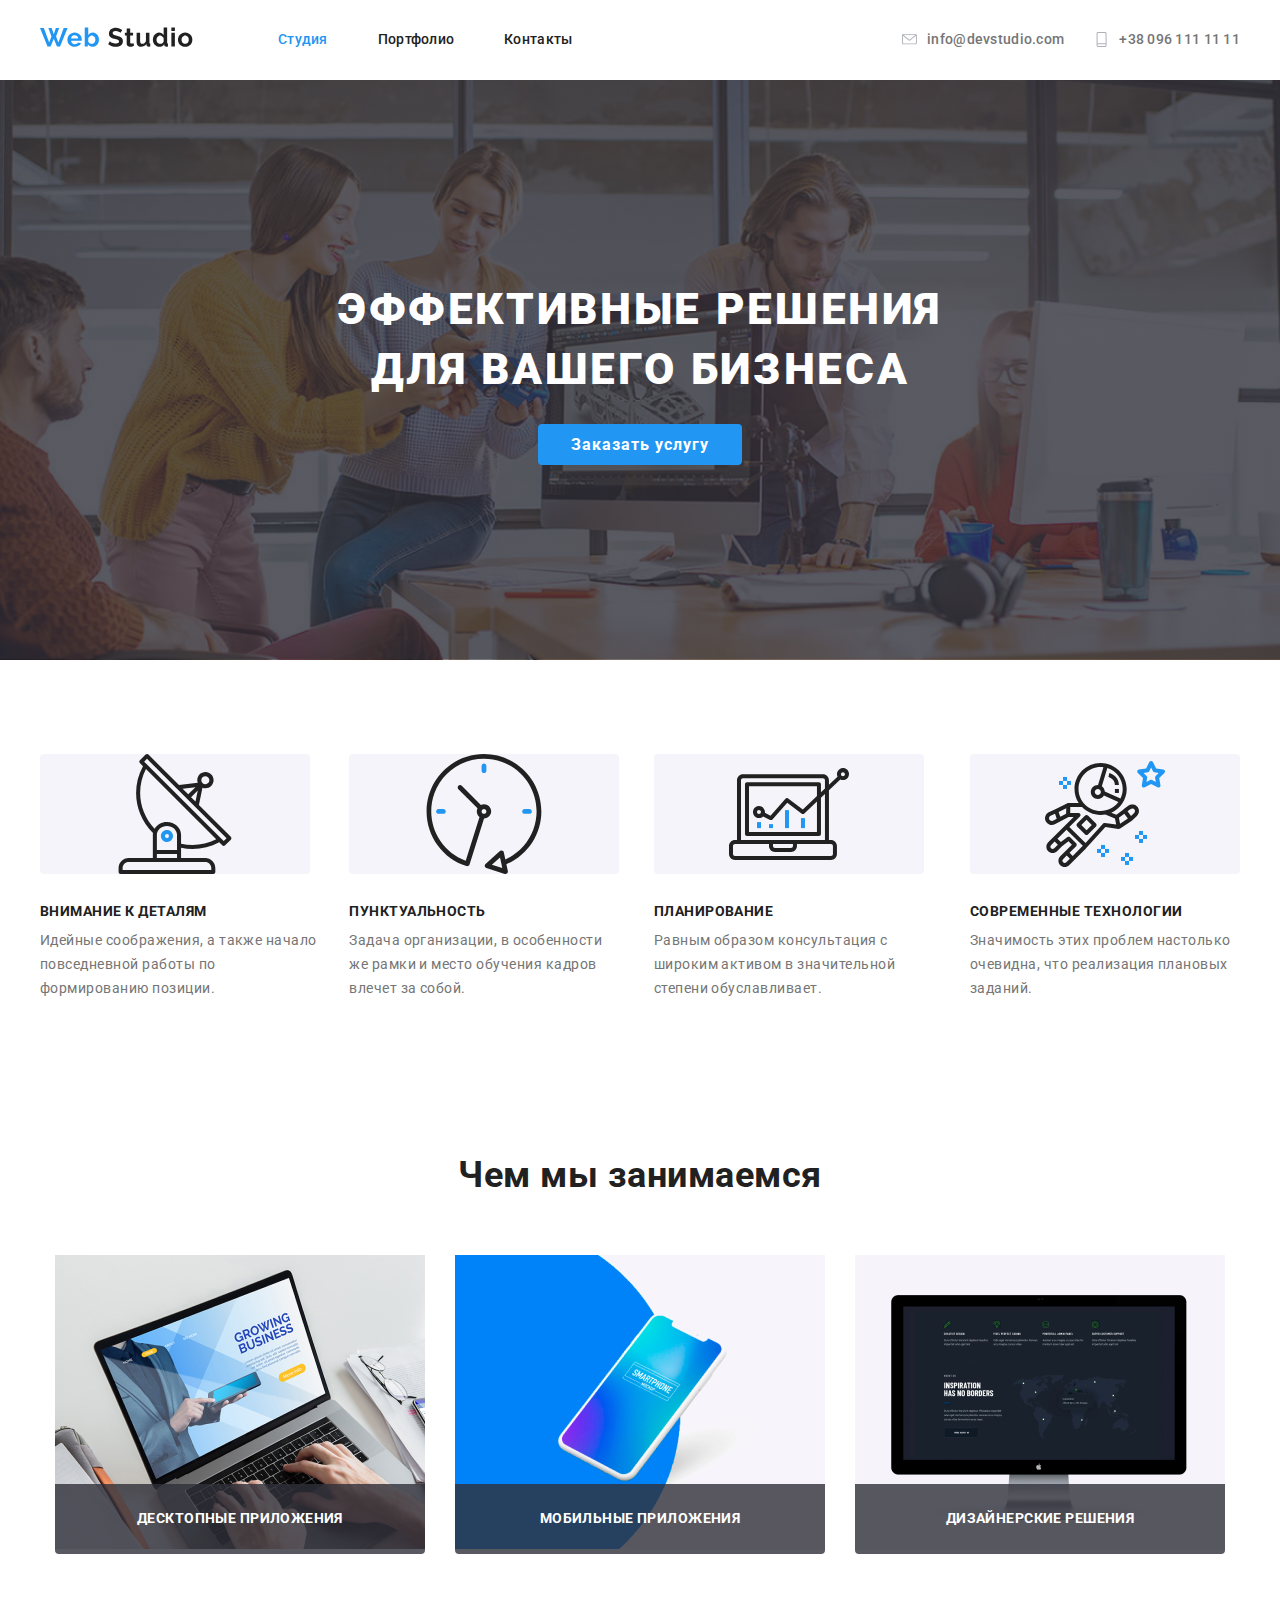
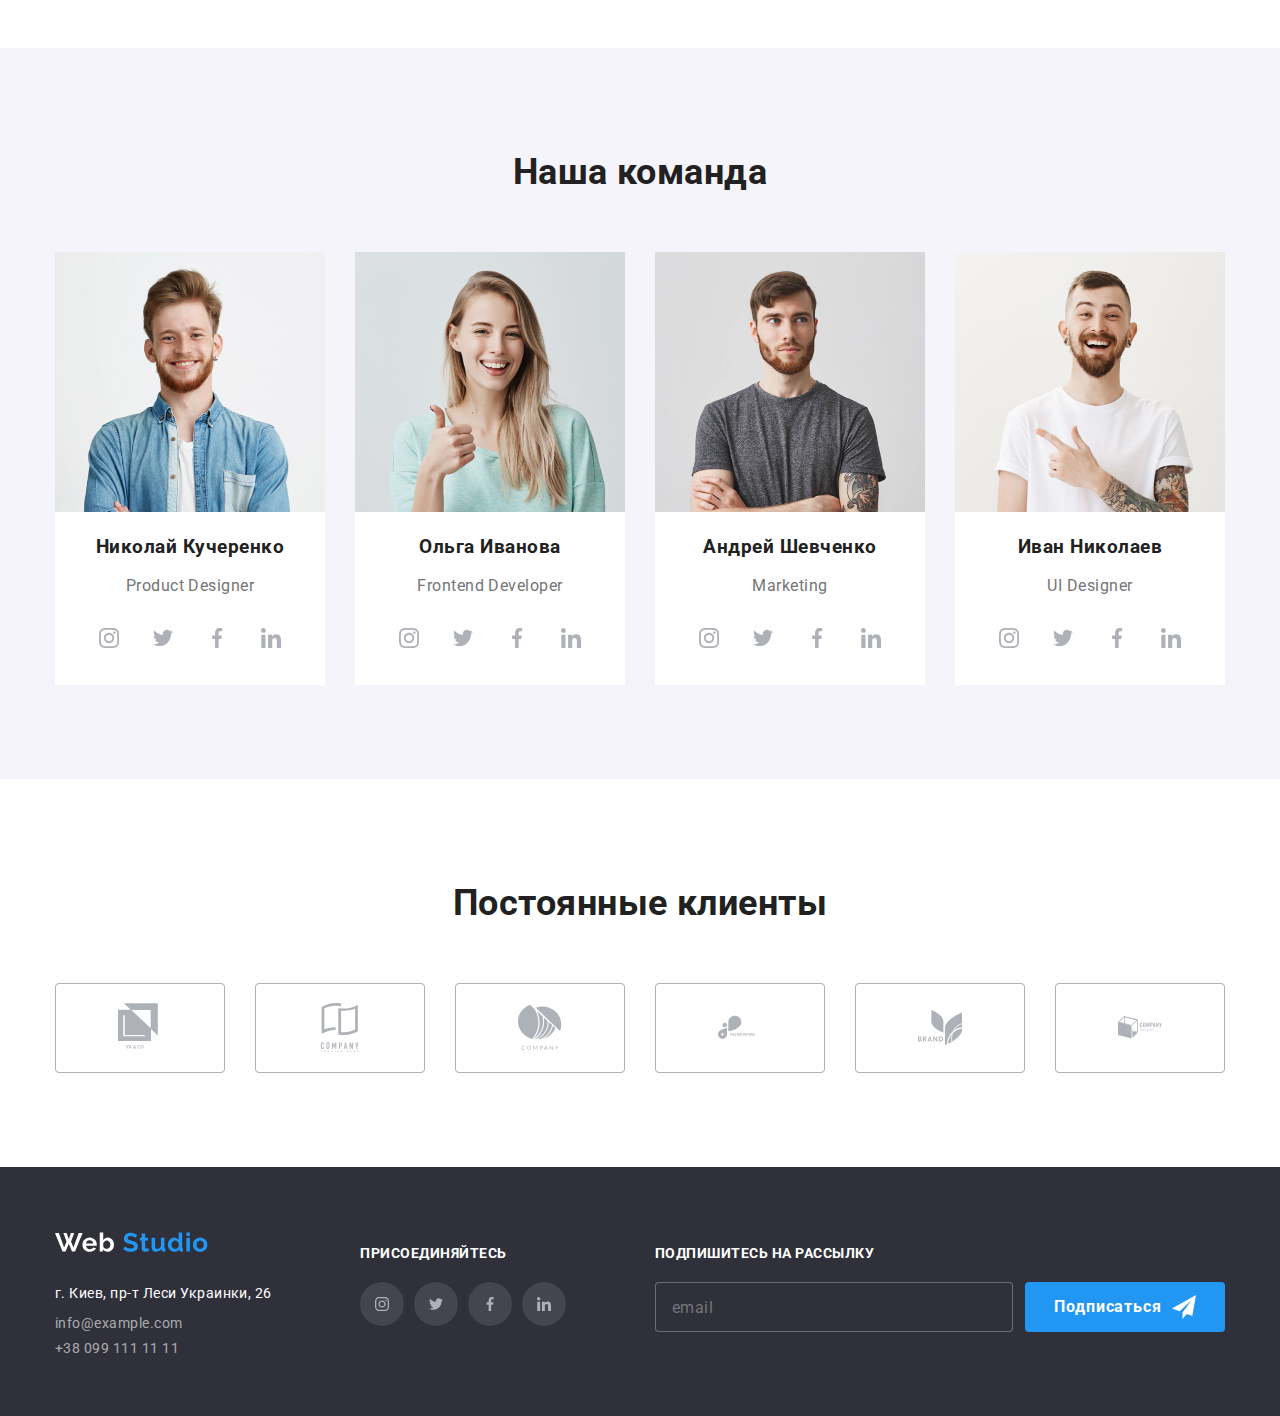
<file: index.html>
<!DOCTYPE html>
<html lang="ru">

<head>
  <meta charset="UTF-8" />
  <meta name="format-detection" content="telephone=no" />
  <meta name="viewport" content="width=device-width, initial-scale=1.0" />
  <!-- <meta name="viewport" content="width=device-width, initial-scale=1.0, maximum-scale=1.0, user-scalable=no, shrink-to-fit=no"> -->
  <meta http-equiv="X-UA-Compatible" content="ie=edge" />
  <link href="https://fonts.googleapis.com/css2?family=Raleway:wght@700&family=Roboto:wght@400;500;700&display=swap"
    rel="stylesheet" />
  <link rel="stylesheet"
    href="https://cdnjs.cloudflare.com/ajax/libs/modern-normalize/0.6.0/modern-normalize.min.css" />
  <link rel="stylesheet" href="./css/styles.css" />
  <title>Студия</title>
</head>

<body>
  <!-- Шапка -->
  <header class="header">
    <div class="container">
      <nav class="navigation">
        <div class="navigation__logo">
          <a href aria-label="Logo" class="navigation__icon-link">
            <svg class="navigation__icon">
              <use xlink:href="./img/sprite.svg#icon-web-studio"></use>
            </svg>
          </a>
        </div>
        <ul class="navigation__list">
          <li class="navigation__item">
            <a href="./index.html" class="navigation__link current">
              Студия
            </a>
          </li>
          <li class="navigation__item">
            <a href="./portfolio.html" class="navigation__link">
              Портфолио
            </a>
          </li>
          <li class="navigation__item">
            <a href="" class="navigation__link">
              Контакты
            </a>
          </li>
        </ul>
        <ul class="contacts-nav">
          <li class="contacts-nav__item">
            <a href="mailto:info@devstudio.com" class="contacts-nav__link">
              <svg class="contacts-nav__icon">
                <use xlink:href="./img/sprite.svg#icon-envelope"></use>
              </svg>
              <span class="contacts-nav__text">info@devstudio.com</span>
            </a>
          </li>
          <li class="contacts-nav__item">
            <a href="tel:380961111111" class="contacts-nav__link">
              <svg class="contacts-nav__icon">
                <use xlink:href="./img/sprite.svg#icon-phone"></use>
              </svg>
              <span class="contacts-nav__text">+38 096 111 11 11</span>
            </a>
          </li>
        </ul>
      </nav>
    </div>
  </header>
  <main class="layout">
    <section class="layout-section">
      <div class="layout block">
        <h1 class="layout-section__tittle">
          Эффективные решения для вашего бизнеса
        </h1>
        <a href="" class="button primary">Заказать услугу</a>
      </div>

    </section>
    <!-- Особенности -->
    <section class="section">
      <div class="container">
        <!-- <h2 class="section-tittle invisible">Особенности</h2> -->
        <ul class="container-list">
          <li class="container-list__item">
            <div class="container-list__image">
              <img src="./img/features/antenna.svg" alt="Антена" />
            </div>
            <p class="container-list__tittle">Внимание к деталям</p>
            <p class="container-list__text">
              Идейные соображения, а также начало повседневной работы по
              формированию позиции.
            </p>
          </li>
          <li class="container-list__item">
            <div class="container-list__image">
              <img src="./img/features/clock.svg" alt="Часы" />
            </div>
            <p class="container-list__tittle">Пунктуальность</p>
            <p class="container-list__text">
              Задача организации, в особенности же рамки и место обучения
              кадров влечет за собой.
            </p>
          </li>
          <li class="container-list__item">
            <div class="container-list__image">
              <img src="./img/features/diagram.svg" alt="Диаграма" />
            </div>
            <p class="container-list__tittle">Планирование</p>
            <p class="container-list__text">
              Равным образом консультация с широким активом в значительной
              степени обуславливает.
            </p>
          </li>
          <li class="container-list__item">
            <div class="container-list__image">
              <img src="./img/features/astronaut.svg" alt="Астронавт" />
            </div>
            <p class="container-list__tittle">Современные технологии</p>
            <p class="container-list__text">
              Значимость этих проблем настолько очевидна, что реализация
              плановых заданий.
            </p>
          </li>
        </ul>
      </div>
    </section>

    <!--Чем мы занимаемся-->
    <section class="section">
      <div class="container-block">
        <h2 class="container-block__tittle">Чем мы занимаемся</h2>
        <ul class="container-block__list">
          <li class="container-block__item">
            <img src="./img/duties/desktop.jpg" alt="Десктопные приложения" width="370" />
            <h3 class="container-block__item-tittle">
              Десктопные приложения
            </h3>
          </li>
          <li class="container-block__item">
            <img src="./img/duties/mobile-phone.jpg" alt="Мобильный" width="370" />
            <h3 class="container-block__item-tittle">
              Мобильные приложения
            </h3>
          </li>
          <li class="container-block__item">
            <img src="./img/duties/design.jpg" alt="Дизайн" width="370" />
            <h3 class="container-block__item-tittle">
              Дизайнерские решения
            </h3>
          </li>
        </ul>
      </div>
    </section>

    <!--Наша команда-->
    <section class="section__part">
      <div class="container-block">
        <h2 class="container-block__tittle">Наша команда</h2>
        <ul class="container-block__list">
          <li class="container-block__item-card">
            <div>
              <img src="./img/team/kucherenko.jpg" alt="Кучеренко" />
            </div>
            <div>
              <h3 class="container-block__list-tittle">Николай Кучеренко</h3>
              <p class="container-block__list-desc">Product Designer</p>
              <ul class="socials">
                <li class="socials__item">
                  <a href aria-label="Instagram" class="socials__link">
                    <svg class="socials__icon" width="20" height="20">
                      <use xlink:href="./img/sprite.svg#icon-instagram"></use>
                    </svg>
                  </a>
                </li>
                <li class="socials__item">
                  <a href aria-label="Twitter" class="socials__link">
                    <svg class="socials__icon" width="20" height="20">
                      <use xlink:href="./img/sprite.svg#icon-twitter"></use>
                    </svg>
                  </a>
                </li>
                <li class="socials__item">
                  <a href aria-label="Facebook" class="socials__link">
                    <svg class="socials__icon" width="20" height="20">
                      <use xlink:href="./img/sprite.svg#icon-facebook"></use>
                    </svg>
                  </a>
                </li>
                <li class="socials__item">
                  <a href aria-label="Linkedin" class="socials__link">
                    <svg class="socials__icon" width="20" height="20">
                      <use xlink:href="./img/sprite.svg#icon-linkedin"></use>
                    </svg>
                  </a>
                </li>
              </ul>
            </div>
          </li>
          <li class="container-block__item-card">
            <div>
              <img src="./img/team/ivanova.jpg" alt="Иванова" />
            </div>
            <h3 class="container-block__list-tittle">Ольга Иванова</h3>
            <p class="container-block__list-desc">Frontend Developer</p>
            <ul class="socials">
              <li class="socials__item">
                <a href aria-label="Instagram" class="socials__link">
                  <svg class="socials__icon" width="20" height="20">
                    <use xlink:href="./img/sprite.svg#icon-instagram"></use>
                  </svg>
                </a>
              </li>
              <li class="socials__item">
                <a href aria-label="Twitter" class="socials__link">
                  <svg class="socials__icon" width="20" height="20">
                    <use xlink:href="./img/sprite.svg#icon-twitter"></use>
                  </svg>
                </a>
              </li>
              <li class="socials__item">
                <a href aria-label="Facebook" class="socials__link">
                  <svg class="socials__icon" width="20" height="20">
                    <use xlink:href="./img/sprite.svg#icon-facebook"></use>
                  </svg>
                </a>
              </li>
              <li class="socials__item">
                <a href aria-label="Linkedin" class="socials__link">
                  <svg class="socials__icon" width="20" height="20">
                    <use xlink:href="./img/sprite.svg#icon-linkedin"></use>
                  </svg>
                </a>
              </li>
            </ul>
          </li>
          <li class="container-block__item-card">
            <div>
              <img src="./img/team/shevchenko.jpg" alt="Шевченко" width="270" height="260" />
            </div>
            <h3 class="container-block__list-tittle">Андрей Шевченко</h3>
            <p class="container-block__list-desc">Marketing</p>
            <ul class="socials">
              <li class="socials__item">
                <a href aria-label="Instagram" class="socials__link">
                  <svg class="socials__icon" width="20" height="20">
                    <use xlink:href="./img/sprite.svg#icon-instagram"></use>
                  </svg>
                </a>
              </li>
              <li class="socials__item">
                <a href aria-label="Twitter" class="socials__link">
                  <svg class="socials__icon" width="20" height="20">
                    <use xlink:href="./img/sprite.svg#icon-twitter"></use>
                  </svg>
                </a>
              </li>
              <li class="socials__item">
                <a href aria-label="Facebook" class="socials__link">
                  <svg class="socials__icon" width="20" height="20">
                    <use xlink:href="./img/sprite.svg#icon-facebook"></use>
                  </svg>
                </a>
              </li>
              <li class="socials__item">
                <a href aria-label="Linkedin" class="socials__link">
                  <svg class="socials__icon" width="20" height="20">
                    <use xlink:href="./img/sprite.svg#icon-linkedin"></use>
                  </svg>
                </a>
              </li>
            </ul>
          </li>
          <li class="container-block__item-card">
            <div>
              <img src="./img/team/nikolaev.jpg" alt="Николаев" width="270" height="260" />
            </div>
            <h3 class="container-block__list-tittle">Иван Николаев</h3>
            <p class="container-block__list-desc">UI Designer</p>
            <ul class="socials">
              <li class="socials__item">
                <a href aria-label="Instagram" class="socials__link">
                  <svg class="socials__icon" width="20" height="20">
                    <use xlink:href="./img/sprite.svg#icon-instagram"></use>
                  </svg>
                </a>
              </li>
              <li class="socials__item">
                <a href aria-label="Twitter" class="socials__link">
                  <svg class="socials__icon" width="20" height="20">
                    <use xlink:href="./img/sprite.svg#icon-twitter"></use>
                  </svg>
                </a>
              </li>
              <li class="socials__item">
                <a href aria-label="Facebook" class="socials__link">
                  <svg class="socials__icon" width="20" height="20">
                    <use xlink:href="./img/sprite.svg#icon-facebook"></use>
                  </svg>
                </a>
              </li>
              <li class="socials__item">
                <a href aria-label="Linkedin" class="socials__link">
                  <svg class="socials__icon" width="20" height="20">
                    <use xlink:href="./img/sprite.svg#icon-linkedin"></use>
                  </svg>
                </a>
              </li>
            </ul>
          </li>
        </ul>
      </div>
    </section>
    <!--Постоянные клиенты-->
    <section class="section">
      <div class="container-block">
        <h2 class="container-block__tittle">Постоянные клиенты</h2>
        <ul class="block__list">
          <li class="block__item clients">
            <a href aria-label="Logo" class="clients__link">
              <svg class="clients__icon">
                <use xlink:href="./img/sprite.svg#icon-logo-1"></use>
              </svg>
            </a>
          </li>
          <li class="block__item clients">
            <a href aria-label="Logo" class="clients__link">
              <svg class="clients__icon">
                <use xlink:href="./img/sprite.svg#icon-logo-2"></use>
              </svg>
            </a>
          </li>
          <li class="block__item clients">
            <a href aria-label="Logo" class="clients__link">
              <svg class="clients__icon">
                <use xlink:href="./img/sprite.svg#icon-logo-3"></use>
              </svg>
            </a>
          </li>
          <li class="block__item clients">
            <a href aria-label="Logo" class="clients__link">
              <svg class="clients__icon">
                <use xlink:href="./img/sprite.svg#icon-logo-4"></use>
              </svg>
            </a>
          </li>
          <li class="block__item clients">
            <a href aria-label="Logo" class="clients__link">
              <svg class="clients__icon">
                <use xlink:href="./img/sprite.svg#icon-logo-5"></use>
              </svg>
            </a>
          </li>
          <li class="block__item clients">
            <a href aria-label="Logo" class="clients__link">
              <svg class="clients__icon">
                <use xlink:href="./img/sprite.svg#icon-logo-6"></use>
              </svg>
            </a>
          </li>
        </ul>
      </div>
    </section>
  </main>
  <!--Футер-->
  <footer class="footer">
    <div class="container-footer">
      <ul class="footer-list">
        <li class="footer-list__item">
          <div class="footer__logo">
            <a href aria-label="Logo" class="navigation__icon-link">
              <svg class="navigation__icon">
                <use xlink:href="./img/sprite.svg#icon-web-studio-white"></use>
              </svg>
            </a>
          </div>
          <address class="footer-list__text">
            г. Киев, пр-т Леси Украинки, 26
          </address>
          <a href="info@example.com" class="container-block__list-link">
            <span>info@example.com</span>
          </a>
          <a href="tel:380961111111" class="container-block__list-link">
            <span>+38 099 111 11 11</span>
          </a>
        </li>
        <li class="footer-list__item">
          <b class="footer-form__text">Присоединяйтесь</b>
          <ul class="footer__socials">
            <li class="socials__item">
              <a href aria-label="Instagram" class="socials__link footer">
                <svg class="socials__icon" width="20" height="20">
                  <use xlink:href="./img/sprite.svg#icon-instagram"></use>
                </svg>
              </a>
            </li>
            <li class="socials__item">
              <a href aria-label="Instagram" class="socials__link footer">
                <svg class="socials__icon" width="20" height="20">
                  <use xlink:href="./img/sprite.svg#icon-twitter"></use>
                </svg>
              </a>
            </li>
            <li class="socials__item">
              <a href aria-label="Instagram" class="socials__link footer">
                <svg class="socials__icon" width="20" height="20">
                  <use xlink:href="./img/sprite.svg#icon-facebook"></use>
                </svg>
              </a>
            </li>
            <li class="socials__item">
              <a href aria-label="Instagram" class="socials__link footer">
                <svg class="socials__icon" width="20" height="20">
                  <use xlink:href="./img/sprite.svg#icon-linkedin"></use>
                </svg>
              </a>
            </li>
          </ul>
        </li>
        <li class="footer-list__item asign">
          <b class="mail-send__text-bold">Подпишитесь на рассылку</b>
          <ul class="mail-send__item">
            <li>
              <form action="/" class="mail-send__form">
                <input type="email" name="subscribe-email-footer" class="mail-send__input" placeholder="email" />
              </form>
            </li>
            <li class="footer__button">
              <a href="" class="button__link">
                <p class="button__link-text">Подписаться</p>
                <svg class="button__link-img">
                  <use xlink:href="./img/sprite.svg#icon-icon-send"></use>
                </svg>
              </a>
            </li>
          </ul>
        </li>
      </ul>
    </div>
  </footer>
</body>

</html>
</file>
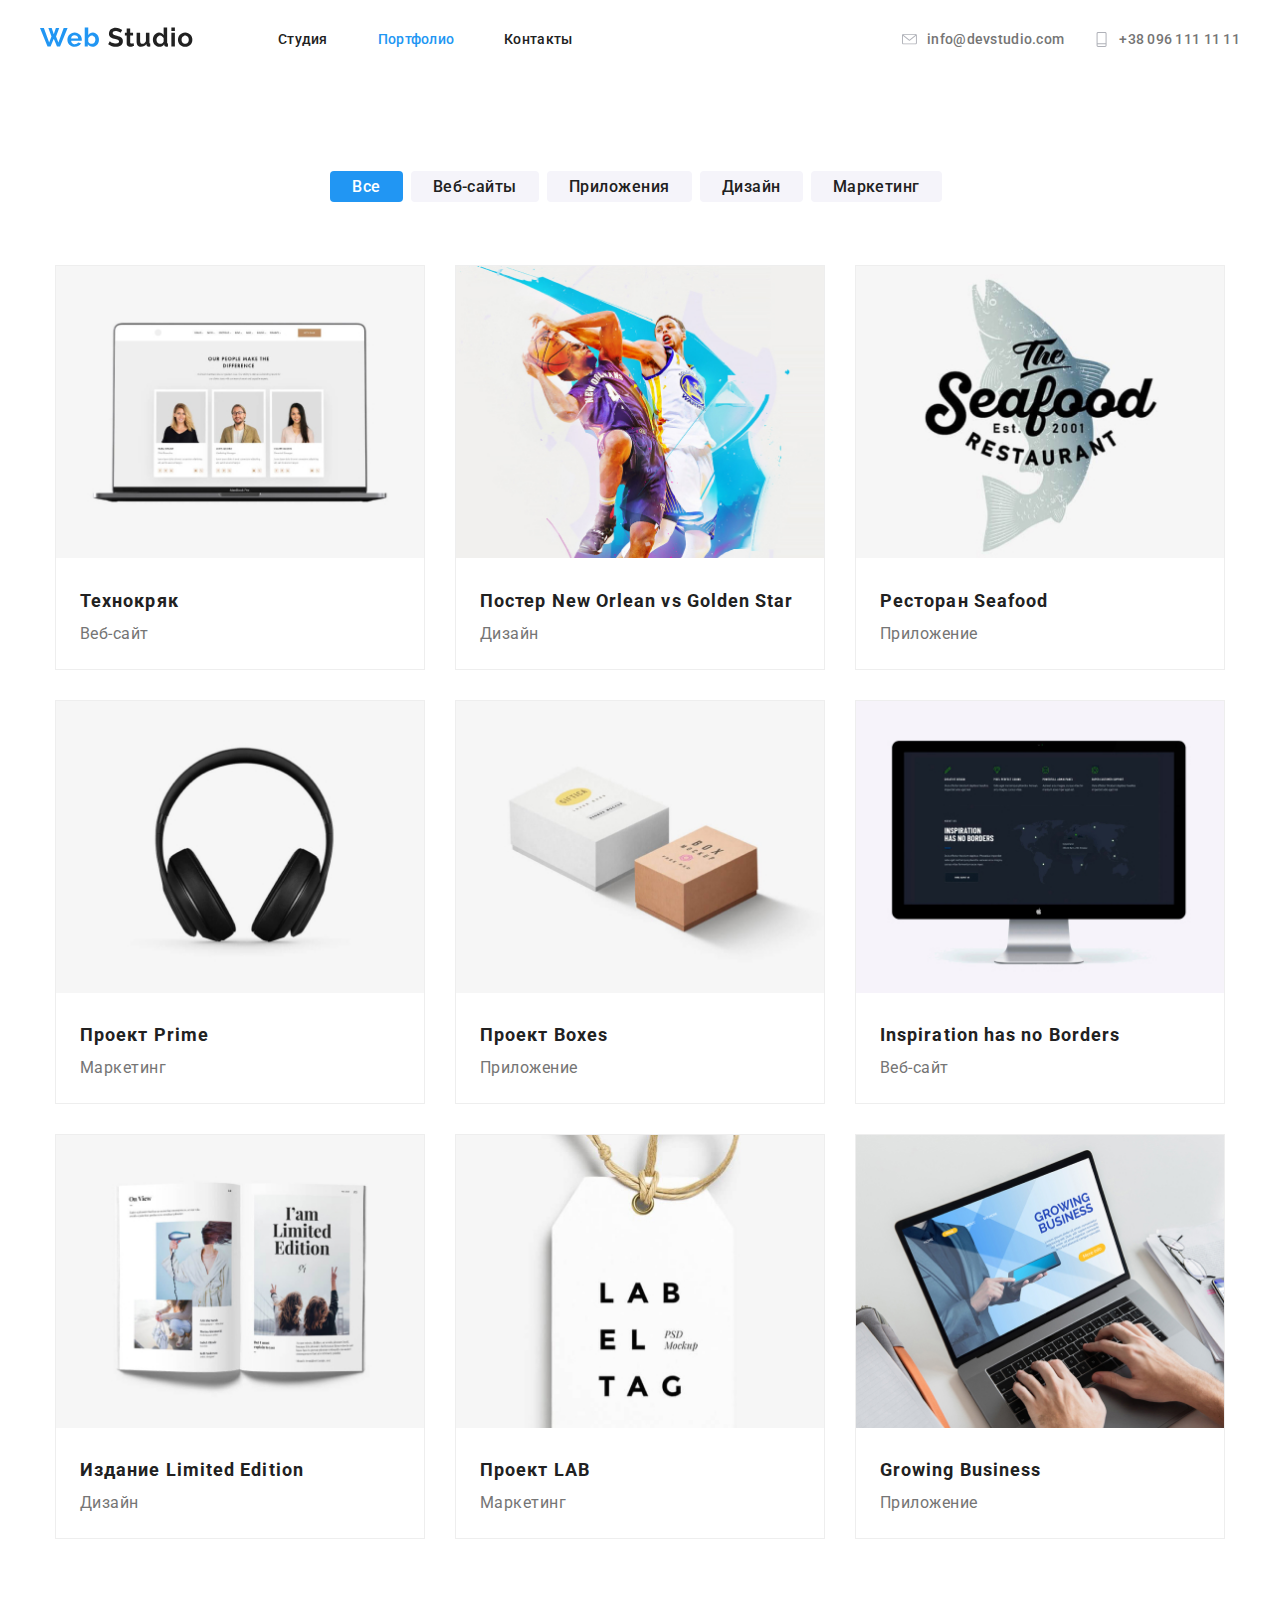
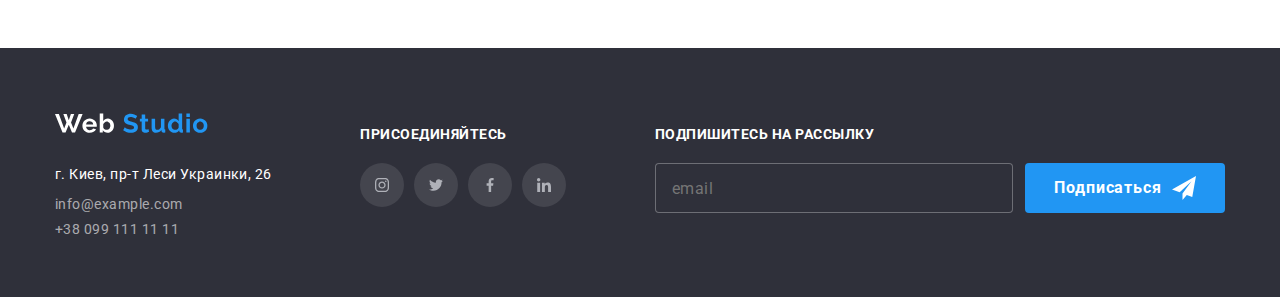
<file: portfolio.html>
<!DOCTYPE html>
<html lang="ru">

<head>
    <meta charset="UTF-8" />
    <meta name="format-detection" content="telephone=no" />
    <meta name="viewport" content="width=device-width, initial-scale=1.0" />
    <!-- <meta name="viewport" content="width=device-width, initial-scale=1.0, maximum-scale=1.0, user-scalable=no, shrink-to-fit=no"> -->
    <meta http-equiv="X-UA-Compatible" content="ie=edge" />
    <link href="https://fonts.googleapis.com/css2?family=Raleway:wght@700&family=Roboto:wght@400;500;700&display=swap"
        rel="stylesheet" />
    <link rel="stylesheet"
        href="https://cdnjs.cloudflare.com/ajax/libs/modern-normalize/0.6.0/modern-normalize.min.css" />
    <link rel="stylesheet" href="./css/styles.css" />
    <title>Портфолио</title>
</head>

<body>
    <header class="header">
        <div class="container">
            <nav class="navigation">
                <div class="navigation__logo">
                    <a href aria-label="Logo" class="navigation__icon-link">
                        <svg class="navigation__icon">
                            <use xlink:href="./img/sprite.svg#icon-web-studio"></use>
                        </svg>
                    </a>
                </div>
                <ul class="navigation__list">
                    <li class="navigation__item">
                        <a href="./index.html" class="navigation__link ">
                            Студия
                        </a>
                    </li>
                    <li class="navigation__item">
                        <a href="./portfolio.html" class="navigation__link current">
                            Портфолио
                        </a>
                    </li>
                    <li class="navigation__item">
                        <a href="" class="navigation__link">
                            Контакты
                        </a>
                    </li>
                </ul>
                <ul class="contacts-nav">
                    <li class="contacts-nav__item">
                        <a href="mailto:info@devstudio.com" class="contacts-nav__link">
                            <svg class="contacts-nav__icon">
                                <use xlink:href="./img/sprite.svg#icon-envelope"></use>
                            </svg>
                            <span class="contacts-nav__text">info@devstudio.com</span>
                        </a>
                    </li>
                    <li class="contacts-nav__item">
                        <a href="tel:380961111111" class="contacts-nav__link">
                            <svg class="contacts-nav__icon">
                                <use xlink:href="./img/sprite.svg#icon-phone"></use>
                            </svg>
                            <span class="contacts-nav__text">+38 096 111 11 11</span>
                        </a>
                    </li>
                </ul>
            </nav>
        </div>
    </header>
    <main>
        <!--Фильтры-->
        <section class="section-part">
            <div class="container">
                <!-- <h1 class="portfolio-tittles">Фильтры</h1> -->
                <ul class="container-list">
                    <li class="button-items">
                        <a href="" class="button-item current">Все</a>
                    </li>
                    <li class="button-items">
                        <a href="" class="button-item">Веб-сайты</a>
                    </li>
                    <li class="button-items">
                        <a href="" class="button-item">Приложения</a>
                    </li>
                    <li class="button-items">
                        <a href="" class="button-item">Дизайн</a>
                    </li>
                    <li class="button-items">
                        <a href="" class="button-item">Маркетинг</a>
                    </li>
                </ul>
            </div>

            <!--Галерея работ-->
            <section class="section">
                <div class="container">
                    <!-- <h1 class="portfolio-tittles">Галерея</h1> -->
                    <ul class="gallery-list">
                        <li class="element">
                            <a href="" class="link">
                                <!-- Технокряк это современная площадка распространения коронавируса.
                            Компании используют эту платформу для цифрового шпионажа и атак на защищённые сервера
                            конкурентов. -->
                                <img src="./img/portfolio/technokriak.jpg" alt="Технокряк" width="370" height="294">
                                <div class="element__sect">
                                    <h2 class="element__tittle">Технокряк</h2>
                                    <p class="element__desc">Веб-сайт</p>
                                </div>
                            </a>
                        </li>
                        <li class="element">
                            <a href="" class="link">
                                <!-- Технокряк это современная площадка распространения коронавируса.
                            Компании используют эту платформу для цифрового шпионажа и атак на защищённые сервера
                            конкурентов. -->
                                <img src="./img/portfolio/poster-new-orlean.jpg" alt="Два баскетболиста с мячом"
                                    width="370" height="294">
                                <div class="element__sect">
                                    <h2 class="element__tittle">Постер New Orlean vs Golden Star</h2>
                                    <p class="element__desc">Дизайн</p>
                                </div>
                            </a>
                        </li>
                        <li class="element">
                            <a href="" class="link">
                                <!-- Технокряк это современная площадка распространения коронавируса.
                            Компании используют эту платформу для цифрового шпионажа и атак на защищённые сервера
                            конкурентов. -->
                                <img src="./img/portfolio/restaurant-seafood.jpg" alt="Рыба с логотипом" width="370"
                                    height="294">
                                <div class="element__sect">
                                    <h2 class="element__tittle">Ресторан Seafood</h2>
                                    <p class="element__desc">Приложение</p>
                                </div>
                            </a>
                        </li>
                        <li class="element">
                            <a href="" class="link">
                                <!-- Технокряк это современная площадка распространения коронавируса.
                            Компании используют эту платформу для цифрового шпионажа и атак на защищённые сервера
                            конкурентов. -->
                                <img src="./img/portfolio/proekt-prime.jpg" alt="Наушники" width="370" height="294">
                                <div class="element__sect">
                                    <h2 class="element__tittle">Проект Prime</h2>
                                    <p class="element__desc">Маркетинг</p>
                                </div>
                            </a>
                        </li>
                        <li class="element">
                            <a href="" class="link">
                                <!-- Технокряк это современная площадка распространения коронавируса.
                            Компании используют эту платформу для цифрового шпионажа и атак на защищённые сервера
                            конкурентов. -->
                                <img src="./img/portfolio/proekt-boxes.jpg" alt="Две коробки" width="370" height="294">
                                <div class="element__sect">
                                    <h2 class="element__tittle">Проект Boxes</h2>
                                    <p class="element__desc">Приложение</p>
                                </div>
                            </a>
                        </li>
                        <li class="element">
                            <a href="" class="link">
                                <!-- Технокряк это современная площадка распространения коронавируса.
                            Компании используют эту платформу для цифрового шпионажа и атак на защищённые сервера
                            конкурентов. -->
                                <img src="./img/portfolio/inspiration-desktop.jpg" alt="Монитор" width="370"
                                    height="294">
                                <div class="element__sect">
                                    <h2 class="element__tittle">Inspiration has no Borders</h2>
                                    <p class="element__desc">Веб-сайт</p>
                                </div>
                            </a>
                        </li>
                        <li class="element">
                            <a href="" class="link">
                                <!-- Технокряк это современная площадка распространения коронавируса.
                            Компании используют эту платформу для цифрового шпионажа и атак на защищённые сервера
                            конкурентов. -->
                                <img src="./img/portfolio/book.jpg" alt="Открытая книга" width="370" height="294">
                                <div class="element__sect">
                                    <h2 class="element__tittle">Издание Limited Edition</h2>
                                    <p class="element__desc">Дизайн</p>
                                </div>
                            </a>
                        </li>
                        <li class="element">
                            <a href="" class="link">
                                <!-- Технокряк это современная площадка распространения коронавируса.
                            Компании используют эту платформу для цифрового шпионажа и атак на защищённые сервера
                            конкурентов. -->
                                <img src="./img/portfolio/proekt-lab.jpg" alt="Ярлык" width="370" height="294">
                                <div class="element__sect">
                                    <h2 class="element__tittle">Проект LAB</h2>
                                    <p class="element__desc">Маркетинг</p>
                                </div>
                            </a>
                        </li>
                        <li class="element">
                            <a href="" class="link">
                                <!-- Технокряк это современная площадка распространения коронавируса.
                            Компании используют эту платформу для цифрового шпионажа и атак на защищённые сервера
                            конкурентов. -->
                                <img src="./img/portfolio/growing-business.jpg" alt="Открытый Ноутбук" width="370"
                                    height="294">
                                <div class="element__sect">
                                    <h2 class="element__tittle">Growing Business</h2>
                                    <p class="element__desc">Приложение</p>
                                </div>
                            </a>
                        </li>
                    </ul>
                </div>
            </section>
        </section>
    </main>
    <!--Футер-->
    <footer class="footer">
        <div class="container-footer">
            <ul class="footer-list">
                <li class="footer-list__item">
                    <div class="footer__logo">
                        <a href aria-label="Logo" class="navigation__icon-link">
                            <svg class="navigation__icon">
                                <use xlink:href="./img/sprite.svg#icon-web-studio-white"></use>
                            </svg>
                        </a>
                    </div>
                    <address class="footer-list__text">
                        г. Киев, пр-т Леси Украинки, 26
                    </address>
                    <a href="info@example.com" class="container-block__list-link">
                        <span>info@example.com</span>
                    </a>
                    <a href="tel:380961111111" class="container-block__list-link">
                        <span>+38 099 111 11 11</span>
                    </a>
                </li>
                <li class="footer-list__item">
                    <b class="footer-form__text">Присоединяйтесь</b>
                    <ul class="footer__socials">
                        <li class="socials__item">
                            <a href aria-label="Instagram" class="socials__link footer">
                                <svg class="socials__icon" width="20" height="20">
                                    <use xlink:href="./img/sprite.svg#icon-instagram"></use>
                                </svg>
                            </a>
                        </li>
                        <li class="socials__item">
                            <a href aria-label="Instagram" class="socials__link footer">
                                <svg class="socials__icon" width="20" height="20">
                                    <use xlink:href="./img/sprite.svg#icon-twitter"></use>
                                </svg>
                            </a>
                        </li>
                        <li class="socials__item">
                            <a href aria-label="Instagram" class="socials__link footer">
                                <svg class="socials__icon" width="20" height="20">
                                    <use xlink:href="./img/sprite.svg#icon-facebook"></use>
                                </svg>
                            </a>
                        </li>
                        <li class="socials__item">
                            <a href aria-label="Instagram" class="socials__link footer">
                                <svg class="socials__icon" width="20" height="20">
                                    <use xlink:href="./img/sprite.svg#icon-linkedin"></use>
                                </svg>
                            </a>
                        </li>
                    </ul>
                </li>
                <li class="footer-list__item asign">
                    <b class="mail-send__text-bold">Подпишитесь на рассылку</b>
                    <ul class="mail-send__item">
                        <li>
                            <form action="/" class="mail-send__form">
                                <input type="email" name="subscribe-email-footer" class="mail-send__input"
                                    placeholder="email" />
                            </form>
                        </li>
                        <li class="footer__button">
                            <a href="" class="button__link">
                                <p class="button__link-text">Подписаться</p>
                                <svg class="button__link-img">
                                    <use xlink:href="./img/sprite.svg#icon-icon-send"></use>
                                </svg>
                            </a>
                        </li>
                    </ul>
                </li>
            </ul>
        </div>
    </footer>
</body>

</html>
</file>
<file: css/styles.css>
html {
  box-sizing: border-box;
}

*,
*::before,
*::after {
  box-sizing: inherit;
}

:root {
  --primary-text-color: #757575;
  --tittle-text-color: #212121;
  --accent-color: #2196f3;
  --color1: #ffffff;
  --color2: #afb1b8;
  --color3: #2196f3;
  --color4: #212121;
  --color5: #AFB1B8;

}

.header {
  background-color: #ffffff;
  margin-left: auto;
  margin-right: auto;
  padding-left: 15px;
  padding-right: 15px;
  width: 1200px;
  box-sizing: content-box;
}

.container {
  margin-left: auto;
  margin-right: auto;
  padding-left: 15px;
  padding-right: 15px;

  padding-top: 94px;
  width: 1200px;

  /* outline: 2px solid turquoise; */
}

img {
  max-width: 100%;
  height: auto;
}

body {
  font-family: Roboto, sans-serif;
  letter-spacing: 0.03em;
  background: #ffffff;
  color: var(--primary-text-color);
  margin: 0;
}

ul {
  margin: 0;
  padding: 0;
  list-style: none;
}

p {
  margin-top: 0;
}

/* Layout */

.layout-section {
  text-align: center;
  padding-bottom: 95px;
  max-width: 1920px;
  padding-top: 200px;
  padding-bottom: 200px;
  background-image: linear-gradient(
      rgba(47, 48, 58, 0.8),
      rgba(47, 48, 58, 0.8)
    ),
    url(../img/header-img.jpg);
  background-size: cover;
  background-repeat: no-repeat;
  margin-left: auto;
  margin-right: auto;
  background-position: center;
}
.layout.block {
  text-align: center;
  width: 700px;
  margin-left: auto;
  margin-right: auto;
}
.layout-section__tittle {
  /* background-color: teal; */
  color: #ffffff;
  width: 700px;
  text-align: center;
  margin-top: 0;
  margin-bottom: 30px;
  font-weight: 900;
  font-size: 44px;
  line-height: 1.36;
  letter-spacing: 0.06em;
  text-transform: uppercase;
}

.button {
  border: 1px solid transparent;
  border-radius: 4px;
  padding: 10px 32px;
  min-width: 200px;
  text-decoration: none;
  text-align: center;
}

.button.primary {
  background-color: var(--accent-color);
  color: #ffffff;
  font-weight: 700;
  font-size: 16px;
  line-height: 1.87;
  letter-spacing: 0.06em;
}

.navigation__logo:hover,
.navigation__logo:focus {
  color: var(--accent-color);
}

.navigation__link.current {
  color: var(--accent-color);
}

.navigation {
  display: flex;
  align-items: center;
}

.navigation__logo {
  padding: 0;
  align-items: center;
  margin-right: 85px;
}


.navigation__icon{
  width: 153px;
  height: 31px;
}
.contacts-nav__image {
  display: inline-block;
  margin-left: 10px;
  margin-right: 10px;
}

.navigation__list {
  display: flex;

  font-weight: 500;
  font-size: 14px;
  line-height: 1.14;
  letter-spacing: 0.02em;
  color: var(--tittle-text-color);
}

.navigation__item + .navigation__item {
  margin-left: 50px;
}

.navigation__link {
  display: block;
  padding-top: 32px;
  padding-bottom: 32px;

  color: var(--tittle-text-color);
  text-decoration: none;
}

.navigation__link:hover,
.navigation__link:focus {
  color: var(--accent-color);
  
}

.contacts-nav {
  display: flex;
  flex-wrap: wrap;
  margin-left: auto;
}

.contacts-nav__link {
  display: flex;
  font-weight: 500;
  font-size: 14px;
  line-height: 1.14;
  color: #757575;
  text-decoration: none;
}

.contacts-nav__icon {
  width: 15px;
  height: 15px;
  padding-right: 10px;
  fill: var(--color5);
}
.contacts-nav__item {
  padding-left: 30px;
  
}
.contacts-nav__text {
  font-style: normal;
  letter-spacing: 0.02em;
}

.contacts-nav__link:hover,
.contacts-nav__link:focus {
  color: var(--accent-color);
  --color5: #2196F3;
}

.container-list {
  display: flex;
  align-items: center;
  padding-top: 94px;
}

.container-list__tittle {
  margin-top: 30px;
  margin-bottom: 10px;
  font-weight: 700;
  color: var(--tittle-text-color);
  font-size: 14px;
  line-height: 1.14;
  text-transform: uppercase;
}

.container-list__text {
  margin: 0;
  font-size: 14px;
  line-height: 1.71;
}

.container-list__item {
  margin-left: auto;
  margin-right: auto;
}

.container-list__item {
  width: calc((100% -30px * 3) / 4);
}

.container-list__item:not(:nth-child(4n)) {
  margin-right: 30px;
}

.container-list__image {
  width: 270px;
  height: 120px;
  background-color: #f5f4fa;
  justify-content: center;
  margin: 0;
  border-radius: 4px;
  display: flex;
  /* align-items: center;
    justify-content: center */
}

.specification:hover,
.specification:focus {
  color: var(--accent-color);
}

/* Duties */
.container-block {
  margin-left: auto;
  margin-right: auto;
  padding-left: 15px;
  padding-right: 15px;
  padding-top: 94px;
  /* outline:1px solid teal; */
  width: 1200px;
}

.container-block__tittle {
  text-align: center;
  margin-top: 0;
  margin-bottom: 50px;
  color: var(--tittle-text-color);
  font-weight: 700;
  font-size: 36px;
  line-height: 1.67;
  text-align: center;
}

.container-block__list {
  display: flex;
  margin-right: 0px;
  padding-bottom: 94px;
}

.container-block__item-card {
  width: calc((100% -30px * 3) / 4);
}

.container-block__item-card:not(:nth-child(4n)) {
  margin-right: 30px;
}


.container-block__item {
  margin-left: auto;
  margin-right: auto;
  position: relative;
}

.container-block__item-tittle {
  color: #ffffff;
  text-align: center;
  text-transform: uppercase;
  font-weight: 700;
  font-size: 14px;
  line-height: 1.14;
  letter-spacing: 0.03em;

  background: rgba(47, 48, 58, 0.8);
  border-radius: 0px 0px 4px 4px;
  margin: 0px;
  padding-top: 27px;
  padding-bottom: 27px;
  position: absolute;
  width: 100%;
  bottom: 0;
  left: 0;
}

.container-block__item:not(:nth-child(3n)) {
  margin-right: 30px;
}

.container-block__item-card {
  width: 270px;
  background-color: #ffffff;
}

.container-block__list-link {
  text-decoration: none;
  display: flex;
  padding-top: 9px;
  font-weight: 400;
  font-size: 14px;
  color: rgba(255, 255, 255, 0.6);
}

/* Team  */

.section__part {
  background: #f5f4fa;
}

.container-block__list {
  
  font-weight: 500;
  font-size: 16px;
  line-height: 1.18;
}

.container-block__list-tittle {
  text-align: center;
  color: var(--tittle-text-color);
}

.container-block__list-desc {
  text-align: center;
  font-weight: normal;
  font-size: 16px;
  line-height: 1.18;
  color: var(--primary-text-color);
}


.socials {
  text-decoration: none;
  display: flex;
  /* padding-left: 32px;
  padding-right: 32px; */
  margin-top: 20px;
  justify-content: center;
  
  
}

.socials__link{
  display: flex;
  justify-content: center;
  align-items: center;
  width: 44px;
  height: 44px;
  
}
.socials__icon {
  fill: var(--color5);
}

.socials__item{
  padding: 0 5px;
  padding-bottom: 25px;
}

.socials__link:hover, 
.socials__link:focus {
  border-radius: 30px;
  background-color: #2196F3;
  --color5: #ffffff;
}

.footer {
  padding-right: 15px;
  padding-left: 15px;
  background: #2f303a;
}

.block__list{
  margin-left: auto;
  margin-right: auto;
  padding-bottom: 94px;
  display: flex;
  justify-content: space-between;
  
}

.clients__link{
  display: flex;
  justify-content: center;
  align-items: center;
  height: 90px;
    width: 170px;
  height: 90px;
  border: 1px solid #AFB1B8;
  border-radius: 4px;
}
.clients__icon{
  width: 44px;
  height: 49px;
  fill: var(--color5);
}

.clients__link:hover, 
.clients__link:focus {
  --color5: #2196F3;
  border: 1px solid #2196F3;
  border-radius: 4px;
}

.container-footer {
  max-width: 1200px;
  margin-left: auto;
  margin-right: auto;
  padding-left: 15px;
  padding-right: 15px;
  /* outline: 1px solid teal; */
}

.container-block__list-item .link:hover,
.container-block__list-item .link:focus {
  color: var(--accent-color);
}

.footer__logo:hover,
.footer__logo:focus {
  color: var(--accent-color);
}

.footer__logo {
  padding-bottom: 20px;
}

.footer-list{
  display: flex;
  margin-right: -34px;
  margin-left: -34px;
  justify-content: space-between;
  align-items: baseline;
}
.footer-list__item{
  padding-top: 60px;
  padding-right: 34px;
  padding-bottom: 60px;
  padding-left: 34px;
}
.footer-list__text {
  font-style: normal;
  color: #ffffff;
  font-size: 14px;
  line-height: 1.71;
  text-decoration: none;
}

.footer__socials {
  text-decoration: none;
  display: flex;
  margin-top: 20px;
  margin-left: -5px;
  margin-right: -5px;
  justify-content: center;
  
  
}
.socials__link.footer {
  border-radius: 30px;
  background-color: rgba(255, 255, 255, 0.1);
}
.socials__link.footer:hover, 
.socials__link.footer:focus {
  background-color: #2196F3; 
}


.footer-form__text {
  font-weight: 700;
  font-size: 14px;
  line-height: 1.14;
  margin-bottom: 20px;
  padding-right: 10px;
  text-transform: uppercase;
  color: #ffffff;
}
.footer__button{
  background-color: #2196F3;
  text-decoration: none;
  border-radius: 4px;
  width: 200px;
  height: 50px;
}
.button__link{
  text-decoration: none;
  display: flex;
  align-items: center;
  justify-content: center;
  
  padding: 10px 10px;
}
.button__link-text{
  font-weight: 700;
  font-size: 16px;
  align-items: center;
  text-align: center;
  margin: 0;
  color: #ffffff;
  letter-spacing: 0.06em;
  line-height: 1.87;
  padding-right: 10px;
}
.button__link-img{
  width: 24px;
  height: 24px;
  fill: var(--color1);
}

.mail-send__input {
  width: 358px;
  height: 50px;
  padding-left: 16px;
  margin-right: 12px;
  line-height: 1.25;
  letter-spacing: 0.03em;

  border: 1px solid rgba(255, 255, 255, 0.3);
  border-radius: 4px;
  background: #2f303a;
  caret-color: white;
  color: rgba(255, 255, 255, 0.6);
}

.mail-send__item {
  display: flex;
   margin-top: 20px;
  /* color: #FFFFFF; */
}

.container {
  padding: 0;
}

.mail-send__text {
  color: #ffffff;
}

.mail-send__text-bold {
  font-weight: bold;
  font-size: 14px;
  line-height: 1.14;
  text-transform: uppercase;
  color: #ffffff;
}

/* Портфолио */

.section-part {
  padding-bottom: 94px;
}

.gallery-list .link {
  text-decoration: none;
  color: var(--primary-text-color);
}

.gallery-list .link:hover,
.gallery-list .link:focus {
  color: var(--accent-color);
}

button {
  font-family: inherit;
}

button:hover,
button:focus {
  color: var(--accent-color);
}

.button-items {
  font-weight: 500;
  font-size: 16px;
  line-height: 1.62;
  text-align: center;
  letter-spacing: 0.03em;
  border-radius: 4px;
  border-color: transparent;
  
}

.button-item {
  text-decoration: none;
  color: #212121;
  background-color: #f5f4fa;
  transition: 500ms cubic-bezier(0.4, 0, 0.2, 1);
  border-radius: 4px;
  cursor: pointer;
  margin-right: 8px;
  padding: 6px 22px;
  font-size: 16px;
}

.button-item.current{
  background-color: #2196F3;
  color: #ffffff;
}
.button-item:hover,
.button-item:focus
.portfolio-tittles {
  color: #ffffff;
  background-color: #2196F3;
}

.container-list {
  display: flex;
  justify-content: center;
  margin-bottom: 50px;
}

.gallery-list {
  display: flex;
  flex-wrap: wrap;
}

.gallery-list .element {
  width: 370px;
  margin: 15px;
  border: 1px solid #EEEEEE;
}

.gallery-list .element:hover,
.gallery-list .element:focus
{
  box-shadow: 1px 4px 6px rgba(0, 0, 0, 0.16), 0px 4px 4px rgba(0, 0, 0, 0.06), 0px 1px 1px rgba(0, 0, 0, 0.12);
}
.element .link img {
  align-items: center;
}

.gallery-list .element:nth-child(3n) {
  margin-right: 0;
}

.element__sect {
  padding: 20px 24px;
}

.element__tittle {
  margin: 0;
  font-weight: 700;
  font-size: 18px;
  line-height: 2;
  color: var(--tittle-text-color);
  letter-spacing: 0.06em;
}

.element__tittle:hover,
.element__tittle:focus {
  color: var(--accent-color);
}

.element__desc {
  margin: 0;
  font-size: 16px;
  line-height: 1.87;
  letter-spacing: 0.03em;
}
</file>
